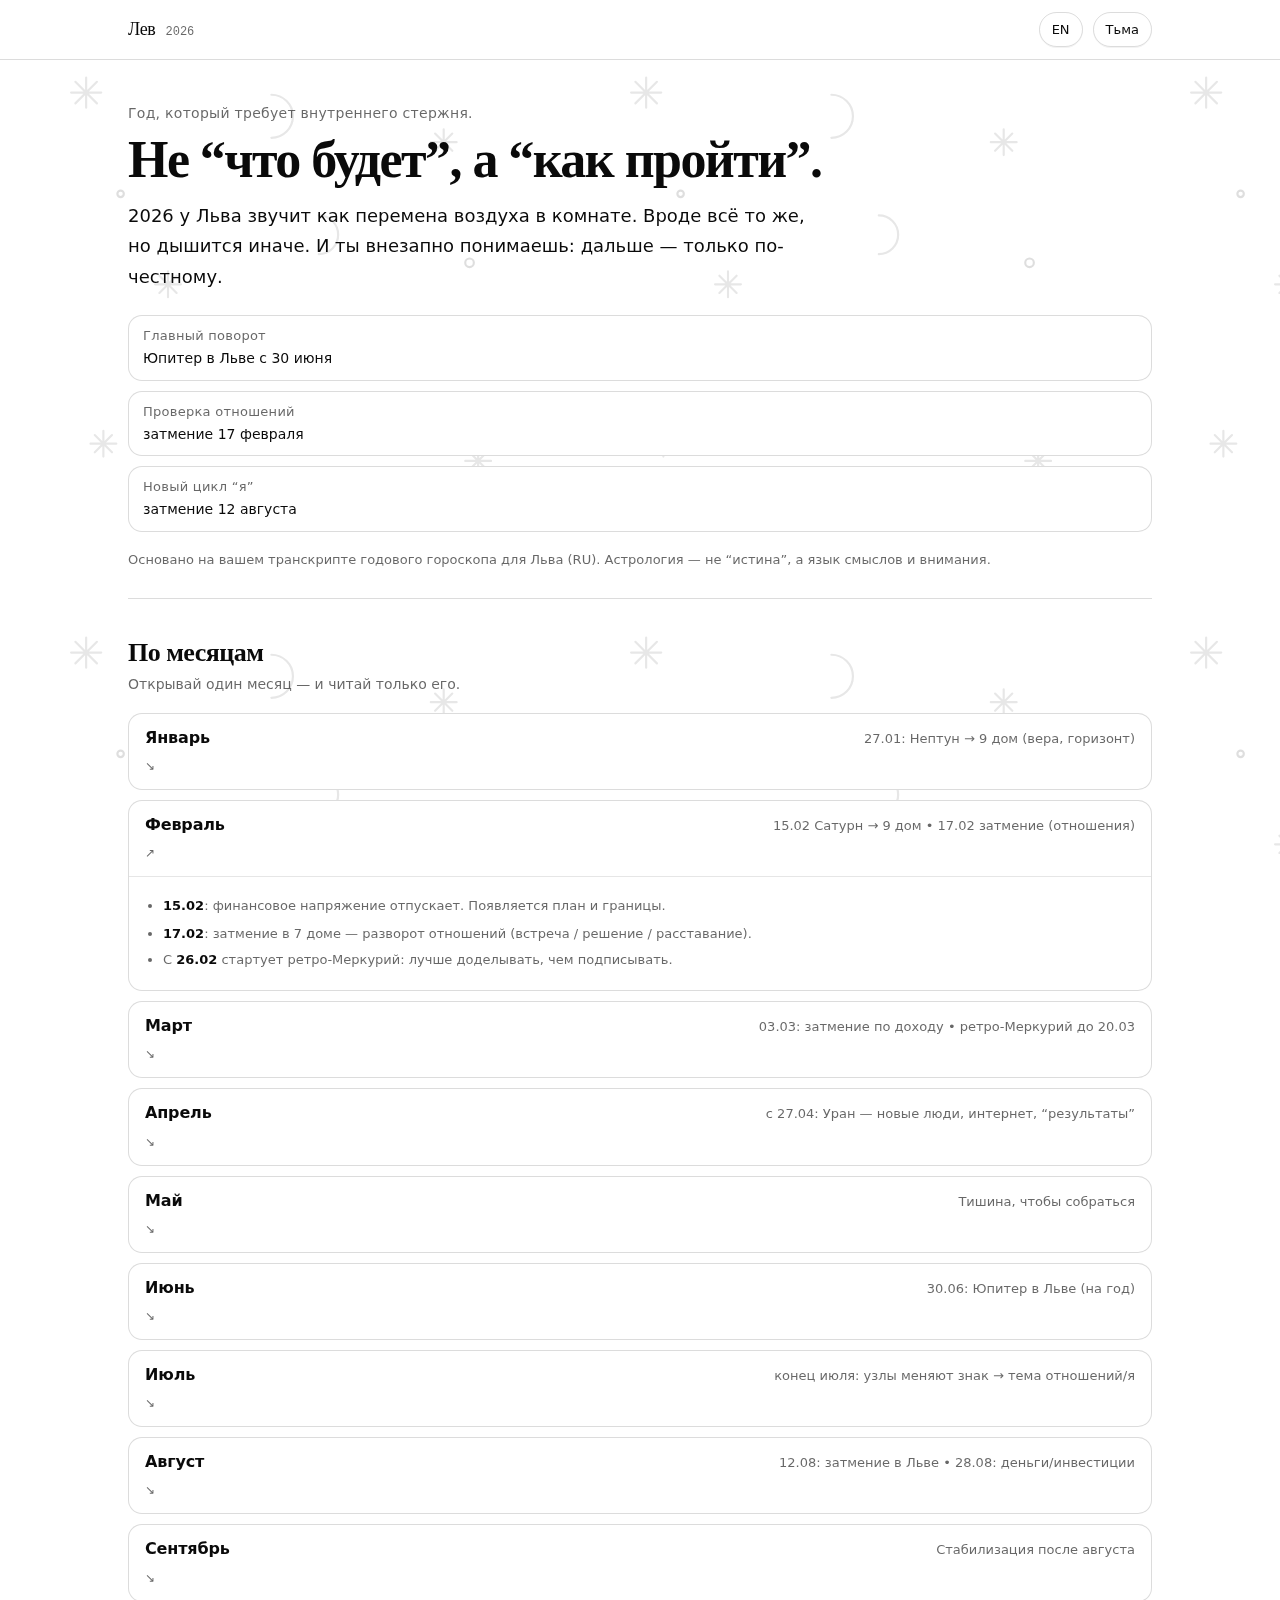
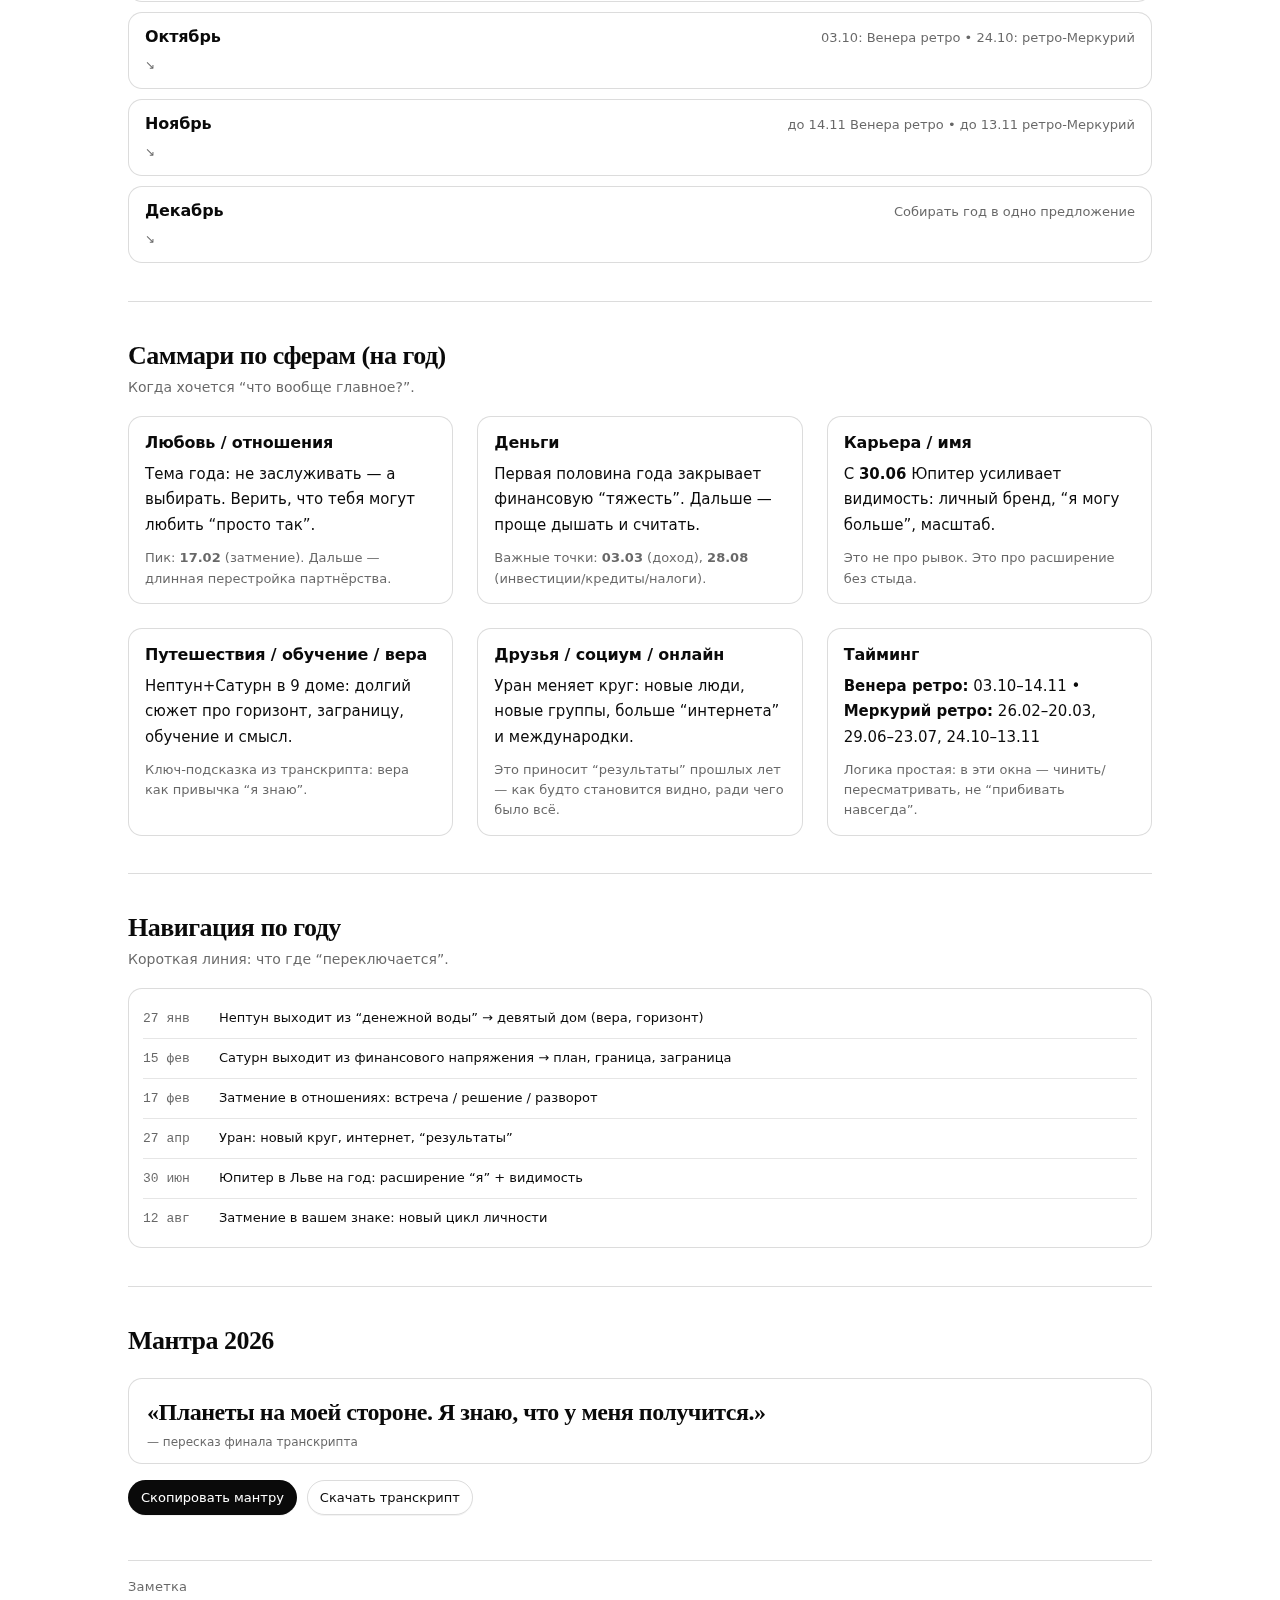
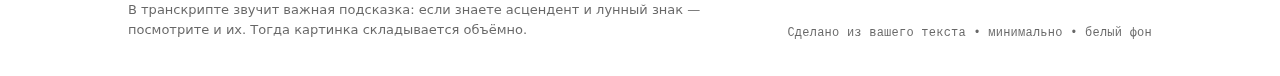
<file: docs/index.html>
<!doctype html>
<html lang="ru" data-lang="ru" data-theme="light">
  <head>
    <meta charset="utf-8" />
    <meta name="viewport" content="width=device-width, initial-scale=1" />
    <meta name="color-scheme" content="light dark" />
    <title>Лев • 2026 — годовой гороскоп (лендинг)</title>
    <meta
      name="description"
      content="Минималистичный лендинг по транскрипту годового гороскопа для Льва на 2026: главная линия года, ключевые даты и спокойная навигация."
    />
    <link rel="stylesheet" href="./styles.css" />
  </head>
  <body>
    <a class="skip-link" href="#content">Skip to content</a>
    <header class="topbar">
      <div class="topbar__inner">
        <div class="brand">
          <div class="brand__title">
            <span class="lang lang-ru">Лев</span>
            <span class="lang lang-en" aria-hidden="true">Leo</span>
          </div>
          <div class="brand__meta">2026</div>
        </div>

        <div class="controls">
          <button class="button button--ghost" id="langToggle" type="button">
            <span class="lang lang-ru">EN</span>
            <span class="lang lang-en" aria-hidden="true">RU</span>
          </button>
          <button class="button button--ghost" id="themeToggle" type="button">Тема</button>
        </div>
      </div>
    </header>

    <main id="content" class="page">
      <section class="hero hero--full">
        <div class="hero__inner">
          <div class="hero__grid">
            <div class="hero__left">
            <p class="kicker lang lang-ru">Год, который требует внутреннего стержня.</p>
            <p class="kicker lang lang-en" aria-hidden="true">A year that asks for your inner spine.</p>

            <h1 class="title">
              <span class="lang lang-ru">Не “что будет”, а “как пройти”.</span>
              <span class="lang lang-en" aria-hidden="true">Not “what will happen”, but “how to walk through it”.</span>
            </h1>

            <p class="lead">
              <span class="lang lang-ru">
                2026 у Льва звучит как перемена воздуха в комнате. Вроде всё то же, но дышится иначе. И ты
                внезапно понимаешь: дальше — только по-честному.
              </span>
              <span class="lang lang-en" aria-hidden="true">
                2026 for Leo feels like the air in the room has changed. Everything looks the same, but you
                breathe differently. And you realize: from here on, it’s honesty or nothing.
              </span>
            </p>

            <div class="hero__chips">
              <div class="chip">
                <div class="chip__label">
                  <span class="lang lang-ru">Главный поворот</span>
                  <span class="lang lang-en" aria-hidden="true">Main pivot</span>
                </div>
                <div class="chip__value">
                  <span class="lang lang-ru">Юпитер в Льве с 30 июня</span>
                  <span class="lang lang-en" aria-hidden="true">Jupiter enters Leo on Jun 30</span>
                </div>
              </div>
              <div class="chip">
                <div class="chip__label">
                  <span class="lang lang-ru">Проверка отношений</span>
                  <span class="lang lang-en" aria-hidden="true">Relationship test</span>
                </div>
                <div class="chip__value">
                  <span class="lang lang-ru">затмение 17 февраля</span>
                  <span class="lang lang-en" aria-hidden="true">eclipse on Feb 17</span>
                </div>
              </div>
              <div class="chip">
                <div class="chip__label">
                  <span class="lang lang-ru">Новый цикл “я”</span>
                  <span class="lang lang-en" aria-hidden="true">New “self” cycle</span>
                </div>
                <div class="chip__value">
                  <span class="lang lang-ru">затмение 12 августа</span>
                  <span class="lang lang-en" aria-hidden="true">eclipse on Aug 12</span>
                </div>
              </div>
            </div>

            <p class="fineprint">
              <span class="lang lang-ru">
                Основано на вашем транскрипте годового гороскопа для Льва (RU). Астрология — не
                “истина”, а язык смыслов и внимания.
              </span>
              <span class="lang lang-en" aria-hidden="true">
                Based on your RU transcript for Leo 2026. Astrology isn’t “truth” — it’s a language for
                meaning and attention.
              </span>
            </p>
            </div>
          </div>
        </div>
      </section>

      <section class="section">
        <div class="section__head">
          <h2 class="h2">
            <span class="lang lang-ru">По месяцам</span>
            <span class="lang lang-en" aria-hidden="true">Month by month</span>
          </h2>
          <p class="subtitle">
            <span class="lang lang-ru">Открывай один месяц — и читай только его.</span>
            <span class="lang lang-en" aria-hidden="true">Open one month — read only that.</span>
          </p>
        </div>

        <div class="accordion" id="months">
          <details class="acc" data-acc="month" data-key="jan">
            <summary class="acc__summary">
              <span class="acc__title">
                <span class="lang lang-ru">Январь</span>
                <span class="lang lang-en" aria-hidden="true">January</span>
              </span>
              <span class="acc__meta">
                <span class="lang lang-ru">27.01: Нептун → 9 дом (вера, горизонт)</span>
                <span class="lang lang-en" aria-hidden="true">Jan 27: Neptune → 9th house (faith, horizons)</span>
              </span>
            </summary>
            <div class="acc__content">
              <ul class="bullets">
                <li>
                  <span class="lang lang-ru">С денег уходит “туман”. Вдох легче. Появляется идея “куда я иду”.</span>
                  <span class="lang lang-en" aria-hidden="true">The “fog” lifts off money themes. Breath gets easier. Direction appears.</span>
                </li>
                <li class="dense-only">
                  <span class="lang lang-ru">Хорошо начинать то, что расширяет: обучение, язык, дальние планы.</span>
                  <span class="lang lang-en" aria-hidden="true">Good month to start expansion: study, language, long-range plans.</span>
                </li>
              </ul>
            </div>
          </details>

          <details class="acc" data-acc="month" data-key="feb">
            <summary class="acc__summary">
              <span class="acc__title">
                <span class="lang lang-ru">Февраль</span>
                <span class="lang lang-en" aria-hidden="true">February</span>
              </span>
              <span class="acc__meta">
                <span class="lang lang-ru">15.02 Сатурн → 9 дом • 17.02 затмение (отношения)</span>
                <span class="lang lang-en" aria-hidden="true">Feb 15 Saturn → 9th • Feb 17 eclipse (relationships)</span>
              </span>
            </summary>
            <div class="acc__content">
              <ul class="bullets">
                <li>
                  <span class="lang lang-ru"><strong>15.02</strong>: финансовое напряжение отпускает. Появляется план и границы.</span>
                  <span class="lang lang-en" aria-hidden="true"><strong>Feb 15</strong>: financial pressure eases. Plans and boundaries show up.</span>
                </li>
                <li>
                  <span class="lang lang-ru"><strong>17.02</strong>: затмение в 7 доме — разворот отношений (встреча / решение / расставание).</span>
                  <span class="lang lang-en" aria-hidden="true"><strong>Feb 17</strong>: 7th-house eclipse — relationship pivot (meeting / decision / breakup).</span>
                </li>
                <li class="dense-only">
                  <span class="lang lang-ru">С <strong>26.02</strong> стартует ретро-Меркурий: лучше доделывать, чем подписывать.</span>
                  <span class="lang lang-en" aria-hidden="true">From <strong>Feb 26</strong> Mercury retro begins: better to finish than sign.</span>
                </li>
              </ul>
            </div>
          </details>

          <details class="acc" data-acc="month" data-key="mar">
            <summary class="acc__summary">
              <span class="acc__title">
                <span class="lang lang-ru">Март</span>
                <span class="lang lang-en" aria-hidden="true">March</span>
              </span>
              <span class="acc__meta">
                <span class="lang lang-ru">03.03: затмение по доходу • ретро-Меркурий до 20.03</span>
                <span class="lang lang-en" aria-hidden="true">Mar 03: income eclipse • Mercury retro until Mar 20</span>
              </span>
            </summary>
            <div class="acc__content">
              <ul class="bullets">
                <li>
                  <span class="lang lang-ru"><strong>03.03</strong>: деньги/источник дохода могут поменяться. Сценарий “новая схема”.</span>
                  <span class="lang lang-en" aria-hidden="true"><strong>Mar 03</strong>: income/source may shift. A “new model” scenario.</span>
                </li>
                <li class="dense-only">
                  <span class="lang lang-ru">Пока Меркурий ретро — меньше “новых стартов”, больше ревизии и переделок.</span>
                  <span class="lang lang-en" aria-hidden="true">While Mercury is retro: fewer “new starts”, more review and rewrites.</span>
                </li>
              </ul>
            </div>
          </details>

          <details class="acc" data-acc="month" data-key="apr">
            <summary class="acc__summary">
              <span class="acc__title">
                <span class="lang lang-ru">Апрель</span>
                <span class="lang lang-en" aria-hidden="true">April</span>
              </span>
              <span class="acc__meta">
                <span class="lang lang-ru">с 27.04: Уран — новые люди, интернет, “результаты”</span>
                <span class="lang lang-en" aria-hidden="true">from Apr 27: Uranus — new people, internet, “results”</span>
              </span>
            </summary>
            <div class="acc__content">
              <ul class="bullets">
                <li>
                  <span class="lang lang-ru">Перемены в окружении. Могут прийти “свои” — другие, свежие, неожиданные.</span>
                  <span class="lang lang-en" aria-hidden="true">Your circle reshuffles. “Your people” can arrive — fresh, unexpected.</span>
                </li>
                <li class="dense-only">
                  <span class="lang lang-ru">Тема онлайна/соцсетей/международки становится заметнее.</span>
                  <span class="lang lang-en" aria-hidden="true">Online/social/international themes become louder.</span>
                </li>
              </ul>
            </div>
          </details>

          <details class="acc" data-acc="month" data-key="may">
            <summary class="acc__summary">
              <span class="acc__title">
                <span class="lang lang-ru">Май</span>
                <span class="lang lang-en" aria-hidden="true">May</span>
              </span>
              <span class="acc__meta">
                <span class="lang lang-ru">Тишина, чтобы собраться</span>
                <span class="lang lang-en" aria-hidden="true">A quieter month to gather yourself</span>
              </span>
            </summary>
            <div class="acc__content">
              <ul class="bullets">
                <li>
                  <span class="lang lang-ru">Если хочется ясности — это месяц “настроить систему”: ритм, режим, договорённости.</span>
                  <span class="lang lang-en" aria-hidden="true">If you need clarity, May is for “system tuning”: rhythm, routine, agreements.</span>
                </li>
              </ul>
            </div>
          </details>

          <details class="acc" data-acc="month" data-key="jun">
            <summary class="acc__summary">
              <span class="acc__title">
                <span class="lang lang-ru">Июнь</span>
                <span class="lang lang-en" aria-hidden="true">June</span>
              </span>
              <span class="acc__meta">
                <span class="lang lang-ru">30.06: Юпитер в Льве (на год)</span>
                <span class="lang lang-en" aria-hidden="true">Jun 30: Jupiter enters Leo (for a year)</span>
              </span>
            </summary>
            <div class="acc__content">
              <ul class="bullets">
                <li>
                  <span class="lang lang-ru"><strong>30.06</strong>: включается расширение “я”: видимость, личный бренд, “можно больше”.</span>
                  <span class="lang lang-en" aria-hidden="true"><strong>Jun 30</strong>: “self” expands: visibility, personal brand, “more is possible”.</span>
                </li>
                <li class="dense-only">
                  <span class="lang lang-ru">С <strong>29.06</strong> по <strong>23.07</strong> ретро-Меркурий — планируй с запасом.</span>
                  <span class="lang lang-en" aria-hidden="true"><strong>Jun 29–Jul 23</strong> Mercury retro: schedule with slack.</span>
                </li>
              </ul>
            </div>
          </details>

          <details class="acc" data-acc="month" data-key="jul">
            <summary class="acc__summary">
              <span class="acc__title">
                <span class="lang lang-ru">Июль</span>
                <span class="lang lang-en" aria-hidden="true">July</span>
              </span>
              <span class="acc__meta">
                <span class="lang lang-ru">конец июля: узлы меняют знак → тема отношений/я</span>
                <span class="lang lang-en" aria-hidden="true">late July: nodes shift → self/relationship theme</span>
              </span>
            </summary>
            <div class="acc__content">
              <ul class="bullets">
                <li>
                  <span class="lang lang-ru">Фокус смещается с “денег как задачи” на “я и мои связи”.</span>
                  <span class="lang lang-en" aria-hidden="true">Focus shifts from “money as a task” to “me and my bonds”.</span>
                </li>
                <li class="dense-only">
                  <span class="lang lang-ru">Если что-то меняется в окружении — это не случайность, а настройка под новые цели.</span>
                  <span class="lang lang-en" aria-hidden="true">If your circle changes, it’s not random — it’s calibration for new goals.</span>
                </li>
              </ul>
            </div>
          </details>

          <details class="acc" data-acc="month" data-key="aug">
            <summary class="acc__summary">
              <span class="acc__title">
                <span class="lang lang-ru">Август</span>
                <span class="lang lang-en" aria-hidden="true">August</span>
              </span>
              <span class="acc__meta">
                <span class="lang lang-ru">12.08: затмение в Льве • 28.08: деньги/инвестиции</span>
                <span class="lang lang-en" aria-hidden="true">Aug 12: Leo eclipse • Aug 28: shared money</span>
              </span>
            </summary>
            <div class="acc__content">
              <ul class="bullets">
                <li>
                  <span class="lang lang-ru"><strong>12.08</strong>: старт нового личного цикла. “Я по-другому”.</span>
                  <span class="lang lang-en" aria-hidden="true"><strong>Aug 12</strong>: new personal cycle begins. “I’m different now.”</span>
                </li>
                <li>
                  <span class="lang lang-ru"><strong>28.08</strong>: финансы 8 дома (налоги/кредиты/инвестиции/чужие деньги) — решать спокойно.</span>
                  <span class="lang lang-en" aria-hidden="true"><strong>Aug 28</strong>: 8th-house money (tax/loans/investments/shared funds) — handle calmly.</span>
                </li>
              </ul>
            </div>
          </details>

          <details class="acc" data-acc="month" data-key="sep">
            <summary class="acc__summary">
              <span class="acc__title">
                <span class="lang lang-ru">Сентябрь</span>
                <span class="lang lang-en" aria-hidden="true">September</span>
              </span>
              <span class="acc__meta">
                <span class="lang lang-ru">Стабилизация после августа</span>
                <span class="lang lang-en" aria-hidden="true">Stabilization after August</span>
              </span>
            </summary>
            <div class="acc__content">
              <ul class="bullets">
                <li>
                  <span class="lang lang-ru">Месяц “закрепить”: новый стиль жизни, новые договорённости, новая роль.</span>
                  <span class="lang lang-en" aria-hidden="true">A “lock it in” month: routines, agreements, roles.</span>
                </li>
              </ul>
            </div>
          </details>

          <details class="acc" data-acc="month" data-key="oct">
            <summary class="acc__summary">
              <span class="acc__title">
                <span class="lang lang-ru">Октябрь</span>
                <span class="lang lang-en" aria-hidden="true">October</span>
              </span>
              <span class="acc__meta">
                <span class="lang lang-ru">03.10: Венера ретро • 24.10: ретро-Меркурий</span>
                <span class="lang lang-en" aria-hidden="true">Oct 03: Venus retro • Oct 24: Mercury retro</span>
              </span>
            </summary>
            <div class="acc__content">
              <ul class="bullets">
                <li>
                  <span class="lang lang-ru"><strong>Венера ретро</strong>: пересмотр отношений и денег. Не спешить с “навсегда”.</span>
                  <span class="lang lang-en" aria-hidden="true"><strong>Venus retro</strong>: review love and money. Don’t rush “forever”.</span>
                </li>
                <li class="dense-only">
                  <span class="lang lang-ru"><strong>Ретро-Меркурий</strong> (с 24.10): документы и сделки — с двойной проверкой.</span>
                  <span class="lang lang-en" aria-hidden="true"><strong>Mercury retro</strong> (from Oct 24): double-check documents and deals.</span>
                </li>
              </ul>
            </div>
          </details>

          <details class="acc" data-acc="month" data-key="nov">
            <summary class="acc__summary">
              <span class="acc__title">
                <span class="lang lang-ru">Ноябрь</span>
                <span class="lang lang-en" aria-hidden="true">November</span>
              </span>
              <span class="acc__meta">
                <span class="lang lang-ru">до 14.11 Венера ретро • до 13.11 ретро-Меркурий</span>
                <span class="lang lang-en" aria-hidden="true">Venus retro until Nov 14 • Mercury retro until Nov 13</span>
              </span>
            </summary>
            <div class="acc__content">
              <ul class="bullets">
                <li>
                  <span class="lang lang-ru">Закрывать хвосты, возвращать долги, перепрошивать договорённости.</span>
                  <span class="lang lang-en" aria-hidden="true">Close loops, settle debts, rewire agreements.</span>
                </li>
              </ul>
            </div>
          </details>

          <details class="acc" data-acc="month" data-key="dec">
            <summary class="acc__summary">
              <span class="acc__title">
                <span class="lang lang-ru">Декабрь</span>
                <span class="lang lang-en" aria-hidden="true">December</span>
              </span>
              <span class="acc__meta">
                <span class="lang lang-ru">Собирать год в одно предложение</span>
                <span class="lang lang-en" aria-hidden="true">Compress the year into one sentence</span>
              </span>
            </summary>
            <div class="acc__content">
              <ul class="bullets">
                <li>
                  <span class="lang lang-ru">Декабрь — не про скорость. Он про смысл: что ты забираешь с собой дальше.</span>
                  <span class="lang lang-en" aria-hidden="true">December isn’t about speed. It’s about meaning: what you carry forward.</span>
                </li>
              </ul>
            </div>
          </details>
        </div>
      </section>

      <section class="section">
        <div class="section__head">
          <h2 class="h2">
            <span class="lang lang-ru">Саммари по сферам (на год)</span>
            <span class="lang lang-en" aria-hidden="true">Year summary by area</span>
          </h2>
          <p class="subtitle">
            <span class="lang lang-ru">Когда хочется “что вообще главное?”.</span>
            <span class="lang lang-en" aria-hidden="true">For when you ask: “what’s the main point?”</span>
          </p>
        </div>

        <div class="cards">
          <article class="card">
            <h3 class="h3">
              <span class="lang lang-ru">Любовь / отношения</span>
              <span class="lang lang-en" aria-hidden="true">Love / relationships</span>
            </h3>
            <p class="p">
              <span class="lang lang-ru">Тема года: не заслуживать — а выбирать. Верить, что тебя могут любить “просто так”.</span>
              <span class="lang lang-en" aria-hidden="true">Theme: stop earning love — start choosing. Believe you can be loved “as is”.</span>
            </p>
            <p class="p dense-only">
              <span class="lang lang-ru">Пик: <strong>17.02</strong> (затмение). Дальше — длинная перестройка партнёрства.</span>
              <span class="lang lang-en" aria-hidden="true">Peak: <strong>Feb 17</strong> (eclipse). Then a long partnership rebuild.</span>
            </p>
          </article>

          <article class="card">
            <h3 class="h3">
              <span class="lang lang-ru">Деньги</span>
              <span class="lang lang-en" aria-hidden="true">Money</span>
            </h3>
            <p class="p">
              <span class="lang lang-ru">Первая половина года закрывает финансовую “тяжесть”. Дальше — проще дышать и считать.</span>
              <span class="lang lang-en" aria-hidden="true">The first half closes a heavy money phase. After that, breathing and budgeting get easier.</span>
            </p>
            <p class="p dense-only">
              <span class="lang lang-ru">Важные точки: <strong>03.03</strong> (доход), <strong>28.08</strong> (инвестиции/кредиты/налоги).</span>
              <span class="lang lang-en" aria-hidden="true">Key points: <strong>Mar 03</strong> (income), <strong>Aug 28</strong> (loans/taxes/investments).</span>
            </p>
          </article>

          <article class="card">
            <h3 class="h3">
              <span class="lang lang-ru">Карьера / имя</span>
              <span class="lang lang-en" aria-hidden="true">Career / name</span>
            </h3>
            <p class="p">
              <span class="lang lang-ru">С <strong>30.06</strong> Юпитер усиливает видимость: личный бренд, “я могу больше”, масштаб.</span>
              <span class="lang lang-en" aria-hidden="true">From <strong>Jun 30</strong> Jupiter boosts visibility: brand, scale, “I can do more”.</span>
            </p>
            <p class="p dense-only">
              <span class="lang lang-ru">Это не про рывок. Это про расширение без стыда.</span>
              <span class="lang lang-en" aria-hidden="true">Not a sprint. Expansion without shame.</span>
            </p>
          </article>

          <article class="card">
            <h3 class="h3">
              <span class="lang lang-ru">Путешествия / обучение / вера</span>
              <span class="lang lang-en" aria-hidden="true">Travel / study / faith</span>
            </h3>
            <p class="p">
              <span class="lang lang-ru">Нептун+Сатурн в 9 доме: долгий сюжет про горизонт, заграницу, обучение и смысл.</span>
              <span class="lang lang-en" aria-hidden="true">Neptune + Saturn in the 9th: long arc of horizons, abroad, study, meaning.</span>
            </p>
            <p class="p dense-only">
              <span class="lang lang-ru">Ключ-подсказка из транскрипта: вера как привычка “я знаю”.</span>
              <span class="lang lang-en" aria-hidden="true">Transcript hint: faith as the habit of “I know”.</span>
            </p>
          </article>

          <article class="card">
            <h3 class="h3">
              <span class="lang lang-ru">Друзья / социум / онлайн</span>
              <span class="lang lang-en" aria-hidden="true">Friends / community / online</span>
            </h3>
            <p class="p">
              <span class="lang lang-ru">Уран меняет круг: новые люди, новые группы, больше “интернета” и международки.</span>
              <span class="lang lang-en" aria-hidden="true">Uranus reshuffles your circle: new groups, more online + international.</span>
            </p>
            <p class="p dense-only">
              <span class="lang lang-ru">Это приносит “результаты” прошлых лет — как будто становится видно, ради чего было всё.</span>
              <span class="lang lang-en" aria-hidden="true">It can deliver past-years “results” — you see what it was all for.</span>
            </p>
          </article>

          <article class="card">
            <h3 class="h3">
              <span class="lang lang-ru">Тайминг</span>
              <span class="lang lang-en" aria-hidden="true">Timing</span>
            </h3>
            <p class="p">
              <span class="lang lang-ru"><strong>Венера ретро:</strong> 03.10–14.11 • <strong>Меркурий ретро:</strong> 26.02–20.03, 29.06–23.07, 24.10–13.11</span>
              <span class="lang lang-en" aria-hidden="true"><strong>Venus retro:</strong> Oct 03–Nov 14 • <strong>Mercury retro:</strong> Feb 26–Mar 20, Jun 29–Jul 23, Oct 24–Nov 13</span>
            </p>
            <p class="p dense-only">
              <span class="lang lang-ru">Логика простая: в эти окна — чинить/пересматривать, не “прибивать навсегда”.</span>
              <span class="lang lang-en" aria-hidden="true">Rule: in these windows — revise/fix; avoid “forever” decisions.</span>
            </p>
          </article>
        </div>
      </section>

      <section class="section">
        <div class="section__head">
          <h2 class="h2">
            <span class="lang lang-ru">Навигация по году</span>
            <span class="lang lang-en" aria-hidden="true">Year navigation</span>
          </h2>
          <p class="subtitle">
            <span class="lang lang-ru">Короткая линия: что где “переключается”.</span>
            <span class="lang lang-en" aria-hidden="true">A short line of what “switches” where.</span>
          </p>
        </div>

        <div class="panel">
          <ol class="timeline">
            <li class="timeline__item">
              <div class="timeline__date">
                <span class="lang lang-ru">27 янв</span>
                <span class="lang lang-en" aria-hidden="true">Jan 27</span>
              </div>
              <div class="timeline__text">
                <span class="lang lang-ru">Нептун выходит из “денежной воды” → девятый дом (вера, горизонт)</span>
                <span class="lang lang-en" aria-hidden="true">Neptune shifts from money fog → 9th house (faith, horizons)</span>
              </div>
            </li>
            <li class="timeline__item">
              <div class="timeline__date">
                <span class="lang lang-ru">15 фев</span>
                <span class="lang lang-en" aria-hidden="true">Feb 15</span>
              </div>
              <div class="timeline__text">
                <span class="lang lang-ru">Сатурн выходит из финансового напряжения → план, граница, заграница</span>
                <span class="lang lang-en" aria-hidden="true">Saturn exits financial pressure → plan, boundaries, abroad</span>
              </div>
            </li>
            <li class="timeline__item">
              <div class="timeline__date">
                <span class="lang lang-ru">17 фев</span>
                <span class="lang lang-en" aria-hidden="true">Feb 17</span>
              </div>
              <div class="timeline__text">
                <span class="lang lang-ru">Затмение в отношениях: встреча / решение / разворот</span>
                <span class="lang lang-en" aria-hidden="true">Eclipse in relationships: meeting / decision / turn</span>
              </div>
            </li>
            <li class="timeline__item">
              <div class="timeline__date">
                <span class="lang lang-ru">27 апр</span>
                <span class="lang lang-en" aria-hidden="true">Apr 27</span>
              </div>
              <div class="timeline__text">
                <span class="lang lang-ru">Уран: новый круг, интернет, “результаты”</span>
                <span class="lang lang-en" aria-hidden="true">Uranus: new circle, internet, “results”</span>
              </div>
            </li>
            <li class="timeline__item">
              <div class="timeline__date">
                <span class="lang lang-ru">30 июн</span>
                <span class="lang lang-en" aria-hidden="true">Jun 30</span>
              </div>
              <div class="timeline__text">
                <span class="lang lang-ru">Юпитер в Льве на год: расширение “я” + видимость</span>
                <span class="lang lang-en" aria-hidden="true">Jupiter in Leo for a year: expansion of self + visibility</span>
              </div>
            </li>
            <li class="timeline__item">
              <div class="timeline__date">
                <span class="lang lang-ru">12 авг</span>
                <span class="lang lang-en" aria-hidden="true">Aug 12</span>
              </div>
              <div class="timeline__text">
                <span class="lang lang-ru">Затмение в вашем знаке: новый цикл личности</span>
                <span class="lang lang-en" aria-hidden="true">Eclipse in your sign: a new personal cycle</span>
              </div>
            </li>
          </ol>
        </div>
      </section>

      <section class="section section--closing">
        <div class="closing">
          <h2 class="h2">
            <span class="lang lang-ru">Мантра 2026</span>
            <span class="lang lang-en" aria-hidden="true">2026 mantra</span>
          </h2>
          <blockquote class="quote">
            <p class="quote__p">
              <span class="lang lang-ru">«Планеты на моей стороне. Я знаю, что у меня получится.»</span>
              <span class="lang lang-en" aria-hidden="true">“The planets are on my side. I know I’ll make it work.”</span>
            </p>
            <footer class="quote__f">
              <span class="lang lang-ru">— пересказ финала транскрипта</span>
              <span class="lang lang-en" aria-hidden="true">— adapted from the transcript’s ending</span>
            </footer>
          </blockquote>

          <div class="closing__actions">
            <button class="button" id="copyMantra" type="button">
              <span class="lang lang-ru">Скопировать мантру</span>
              <span class="lang lang-en" aria-hidden="true">Copy mantra</span>
            </button>
            <a class="button button--ghost" href="./leo_year_transcript.txt" download>
              <span class="lang lang-ru">Скачать транскрипт</span>
              <span class="lang lang-en" aria-hidden="true">Download transcript</span>
            </a>
          </div>
        </div>
      </section>

      <footer class="footer">
        <div class="footer__grid">
          <div class="footer__left">
            <div class="footer__title">
              <span class="lang lang-ru">Заметка</span>
              <span class="lang lang-en" aria-hidden="true">Note</span>
            </div>
            <p class="footer__text">
              <span class="lang lang-ru">
                В транскрипте звучит важная подсказка: если знаете асцендент и лунный знак — посмотрите и их.
                Тогда картинка складывается объёмно.
              </span>
              <span class="lang lang-en" aria-hidden="true">
                The transcript suggests checking Ascendant + Moon sign too (if you know them) — the picture becomes 3D.
              </span>
            </p>
          </div>
          <div class="footer__right">
            <div class="footer__small">
              <span class="lang lang-ru">Сделано из вашего текста • минимально • белый фон</span>
              <span class="lang lang-en" aria-hidden="true">Built from your text • minimal • white background</span>
            </div>
          </div>
        </div>
      </footer>
    </main>

    <div class="toast" id="toast" role="status" aria-live="polite" aria-atomic="true"></div>
    <script src="./script.js"></script>
  </body>
</html>
</file>
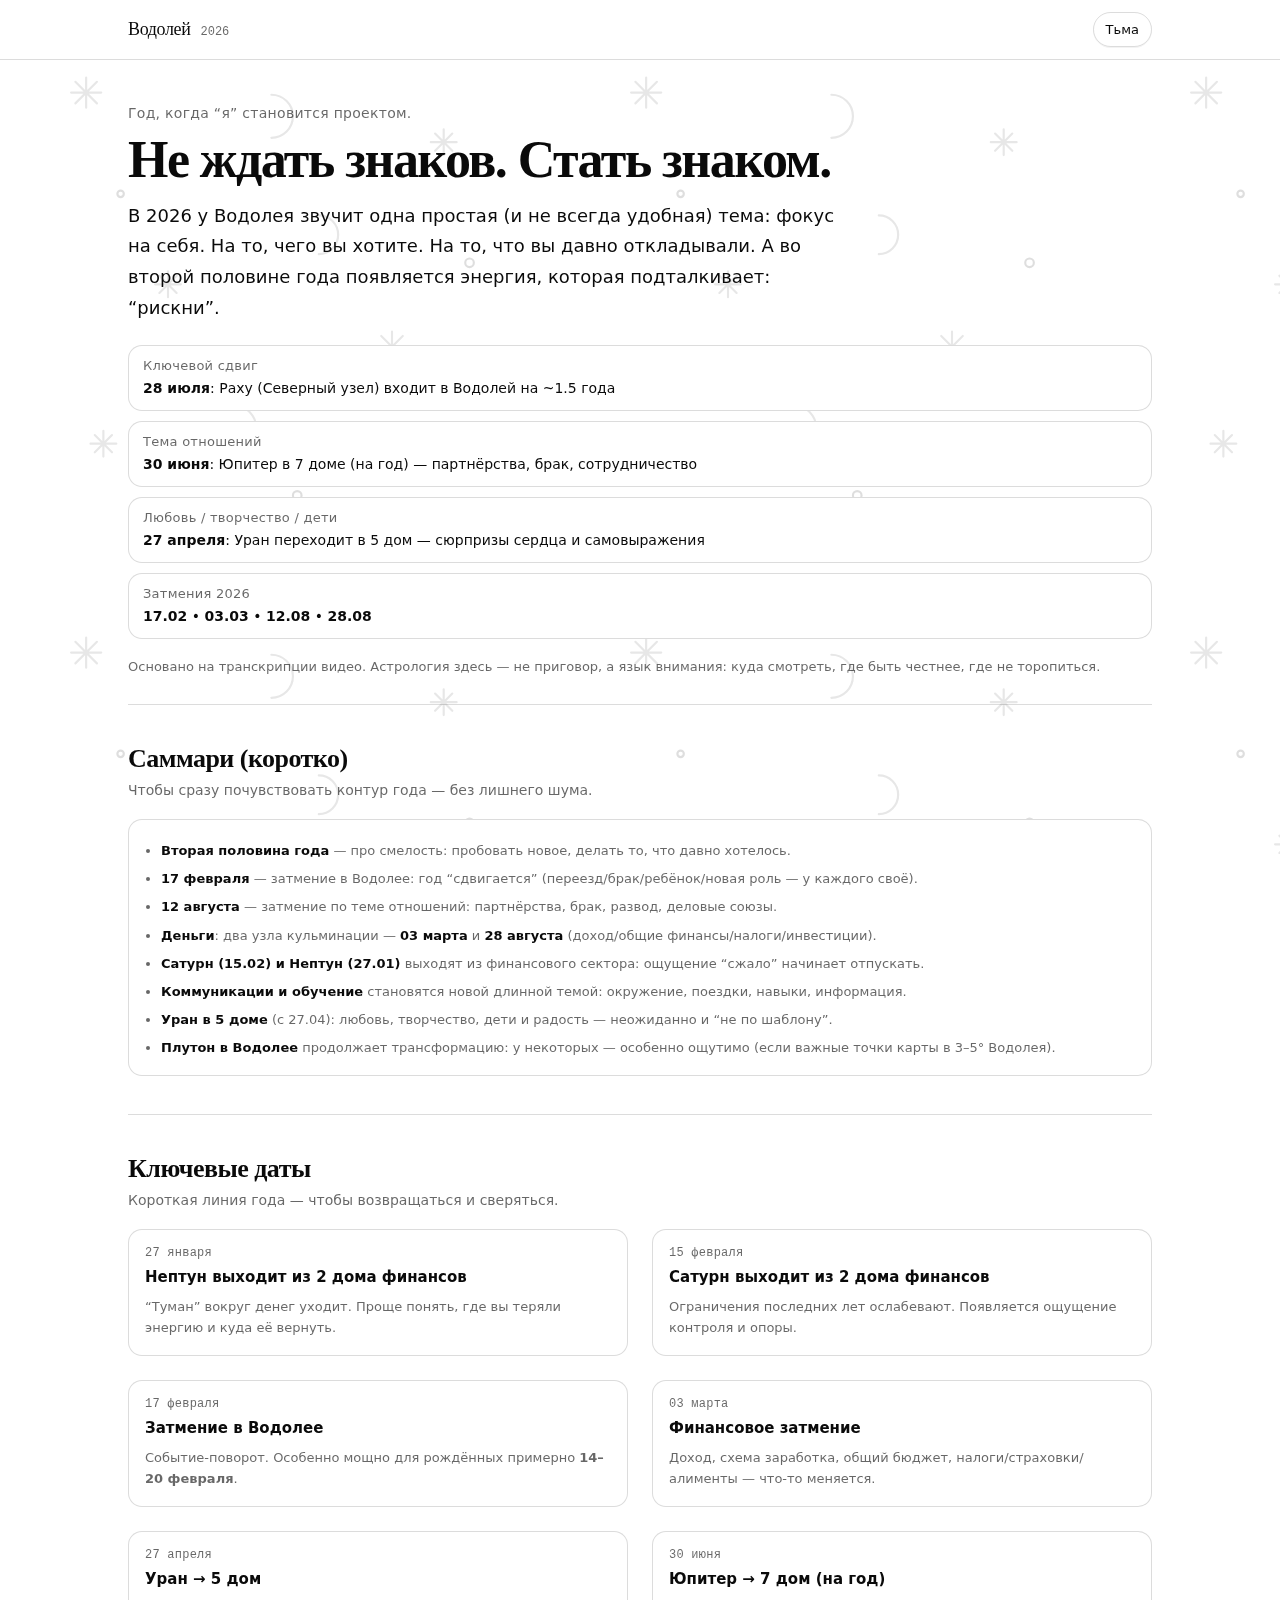
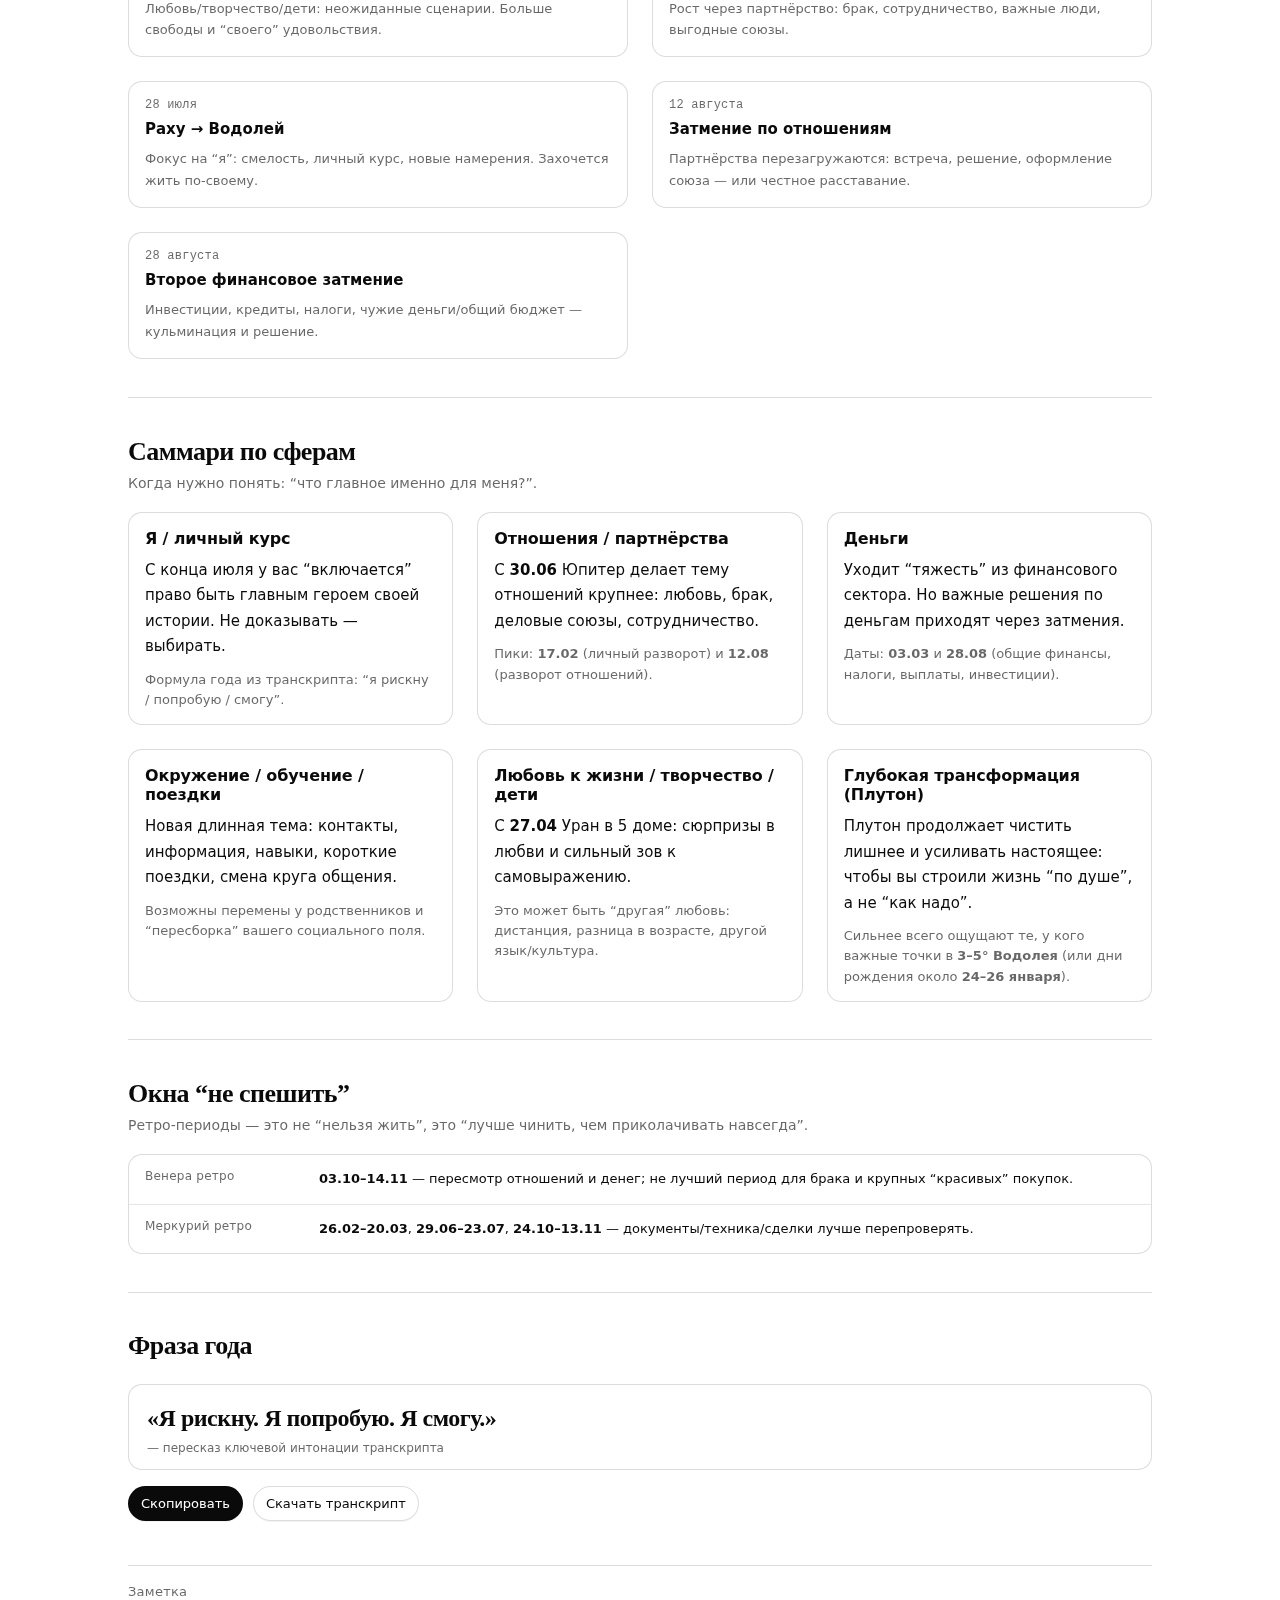
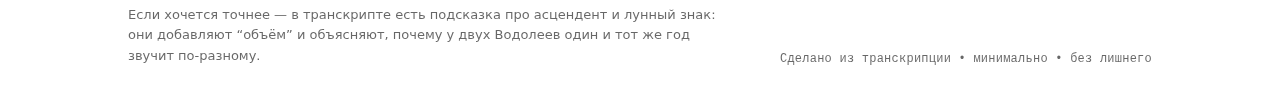
<file: docs/aquarius/index.html>
<!doctype html>
<html lang="ru" data-theme="light">
  <head>
    <meta charset="utf-8" />
    <meta name="viewport" content="width=device-width, initial-scale=1" />
    <meta name="color-scheme" content="light dark" />
    <title>Водолей • 2026 — саммари годового гороскопа</title>
    <meta
      name="description"
      content="Саммари ролика: гороскоп для Водолея на 2026. Ключевые даты, главная линия года и короткая навигация по темам — на основе транскрипции."
    />
    <link rel="stylesheet" href="./styles.css" />
  </head>
  <body>
    <a class="skip-link" href="#content">Перейти к содержимому</a>

    <header class="topbar">
      <div class="topbar__inner">
        <div class="brand">
          <div class="brand__title">Водолей</div>
          <div class="brand__meta">2026</div>
        </div>

        <div class="controls">
          <button class="button button--ghost" id="themeToggle" type="button">Тема</button>
        </div>
      </div>
    </header>

    <main id="content" class="page">
      <section class="hero hero--full">
        <div class="hero__inner">
          <div class="hero__grid">
            <div class="hero__left">
              <p class="kicker">Год, когда “я” становится проектом.</p>

              <h1 class="title">Не ждать знаков. Стать знаком.</h1>

              <p class="lead">
                В 2026 у Водолея звучит одна простая (и не всегда удобная) тема: фокус на себя. На то, чего вы
                хотите. На то, что вы давно откладывали. А во второй половине года появляется энергия, которая
                подталкивает: “рискни”.
              </p>

              <div class="hero__chips">
                <div class="chip">
                  <div class="chip__label">Ключевой сдвиг</div>
                  <div class="chip__value"><strong>28 июля</strong>: Раху (Северный узел) входит в Водолей на ~1.5 года</div>
                </div>
                <div class="chip">
                  <div class="chip__label">Тема отношений</div>
                  <div class="chip__value"><strong>30 июня</strong>: Юпитер в 7 доме (на год) — партнёрства, брак, сотрудничество</div>
                </div>
                <div class="chip">
                  <div class="chip__label">Любовь / творчество / дети</div>
                  <div class="chip__value"><strong>27 апреля</strong>: Уран переходит в 5 дом — сюрпризы сердца и самовыражения</div>
                </div>
                <div class="chip">
                  <div class="chip__label">Затмения 2026</div>
                  <div class="chip__value"><strong>17.02</strong> • <strong>03.03</strong> • <strong>12.08</strong> • <strong>28.08</strong></div>
                </div>
              </div>

              <p class="fineprint">
                Основано на транскрипции видео. Астрология здесь — не приговор, а язык внимания: куда смотреть,
                где быть честнее, где не торопиться.
              </p>
            </div>
          </div>
        </div>
      </section>

      <section class="section">
        <div class="section__head">
          <h2 class="h2">Саммари (коротко)</h2>
          <p class="subtitle">Чтобы сразу почувствовать контур года — без лишнего шума.</p>
        </div>

        <div class="panel">
          <ul class="bullets">
            <li><strong>Вторая половина года</strong> — про смелость: пробовать новое, делать то, что давно хотелось.</li>
            <li><strong>17 февраля</strong> — затмение в Водолее: год “сдвигается” (переезд/брак/ребёнок/новая роль — у каждого своё).</li>
            <li><strong>12 августа</strong> — затмение по теме отношений: партнёрства, брак, развод, деловые союзы.</li>
            <li><strong>Деньги</strong>: два узла кульминации — <strong>03 марта</strong> и <strong>28 августа</strong> (доход/общие финансы/налоги/инвестиции).</li>
            <li><strong>Сатурн (15.02) и Нептун (27.01)</strong> выходят из финансового сектора: ощущение “сжало” начинает отпускать.</li>
            <li><strong>Коммуникации и обучение</strong> становятся новой длинной темой: окружение, поездки, навыки, информация.</li>
            <li><strong>Уран в 5 доме</strong> (с 27.04): любовь, творчество, дети и радость — неожиданно и “не по шаблону”.</li>
            <li><strong>Плутон в Водолее</strong> продолжает трансформацию: у некоторых — особенно ощутимо (если важные точки карты в 3–5° Водолея).</li>
          </ul>
        </div>
      </section>

      <section class="section">
        <div class="section__head">
          <h2 class="h2">Ключевые даты</h2>
          <p class="subtitle">Короткая линия года — чтобы возвращаться и сверяться.</p>
        </div>

        <div class="grid2">
          <article class="datecard">
            <div class="datecard__date">27 января</div>
            <div class="datecard__title">Нептун выходит из 2 дома финансов</div>
            <div class="datecard__text">“Туман” вокруг денег уходит. Проще понять, где вы теряли энергию и куда её вернуть.</div>
          </article>

          <article class="datecard">
            <div class="datecard__date">15 февраля</div>
            <div class="datecard__title">Сатурн выходит из 2 дома финансов</div>
            <div class="datecard__text">Ограничения последних лет ослабевают. Появляется ощущение контроля и опоры.</div>
          </article>

          <article class="datecard">
            <div class="datecard__date">17 февраля</div>
            <div class="datecard__title">Затмение в Водолее</div>
            <div class="datecard__text">Событие-поворот. Особенно мощно для рождённых примерно <strong>14–20 февраля</strong>.</div>
          </article>

          <article class="datecard">
            <div class="datecard__date">03 марта</div>
            <div class="datecard__title">Финансовое затмение</div>
            <div class="datecard__text">Доход, схема заработка, общий бюджет, налоги/страховки/алименты — что-то меняется.</div>
          </article>

          <article class="datecard">
            <div class="datecard__date">27 апреля</div>
            <div class="datecard__title">Уран → 5 дом</div>
            <div class="datecard__text">Любовь/творчество/дети: неожиданные сценарии. Больше свободы и “своего” удовольствия.</div>
          </article>

          <article class="datecard">
            <div class="datecard__date">30 июня</div>
            <div class="datecard__title">Юпитер → 7 дом (на год)</div>
            <div class="datecard__text">Рост через партнёрство: брак, сотрудничество, важные люди, выгодные союзы.</div>
          </article>

          <article class="datecard">
            <div class="datecard__date">28 июля</div>
            <div class="datecard__title">Раху → Водолей</div>
            <div class="datecard__text">Фокус на “я”: смелость, личный курс, новые намерения. Захочется жить по-своему.</div>
          </article>

          <article class="datecard">
            <div class="datecard__date">12 августа</div>
            <div class="datecard__title">Затмение по отношениям</div>
            <div class="datecard__text">Партнёрства перезагружаются: встреча, решение, оформление союза — или честное расставание.</div>
          </article>

          <article class="datecard">
            <div class="datecard__date">28 августа</div>
            <div class="datecard__title">Второе финансовое затмение</div>
            <div class="datecard__text">Инвестиции, кредиты, налоги, чужие деньги/общий бюджет — кульминация и решение.</div>
          </article>
        </div>
      </section>

      <section class="section">
        <div class="section__head">
          <h2 class="h2">Саммари по сферам</h2>
          <p class="subtitle">Когда нужно понять: “что главное именно для меня?”.</p>
        </div>

        <div class="cards">
          <article class="card">
            <h3 class="h3">Я / личный курс</h3>
            <p class="p">С конца июля у вас “включается” право быть главным героем своей истории. Не доказывать — выбирать.</p>
            <p class="p dense-only">Формула года из транскрипта: “я рискну / попробую / смогу”.</p>
          </article>

          <article class="card">
            <h3 class="h3">Отношения / партнёрства</h3>
            <p class="p">С <strong>30.06</strong> Юпитер делает тему отношений крупнее: любовь, брак, деловые союзы, сотрудничество.</p>
            <p class="p dense-only">Пики: <strong>17.02</strong> (личный разворот) и <strong>12.08</strong> (разворот отношений).</p>
          </article>

          <article class="card">
            <h3 class="h3">Деньги</h3>
            <p class="p">Уходит “тяжесть” из финансового сектора. Но важные решения по деньгам приходят через затмения.</p>
            <p class="p dense-only">Даты: <strong>03.03</strong> и <strong>28.08</strong> (общие финансы, налоги, выплаты, инвестиции).</p>
          </article>

          <article class="card">
            <h3 class="h3">Окружение / обучение / поездки</h3>
            <p class="p">Новая длинная тема: контакты, информация, навыки, короткие поездки, смена круга общения.</p>
            <p class="p dense-only">Возможны перемены у родственников и “пересборка” вашего социального поля.</p>
          </article>

          <article class="card">
            <h3 class="h3">Любовь к жизни / творчество / дети</h3>
            <p class="p">С <strong>27.04</strong> Уран в 5 доме: сюрпризы в любви и сильный зов к самовыражению.</p>
            <p class="p dense-only">Это может быть “другая” любовь: дистанция, разница в возрасте, другой язык/культура.</p>
          </article>

          <article class="card">
            <h3 class="h3">Глубокая трансформация (Плутон)</h3>
            <p class="p">Плутон продолжает чистить лишнее и усиливать настоящее: чтобы вы строили жизнь “по душе”, а не “как надо”.</p>
            <p class="p dense-only">Сильнее всего ощущают те, у кого важные точки в <strong>3–5° Водолея</strong> (или дни рождения около <strong>24–26 января</strong>).</p>
          </article>
        </div>
      </section>

      <section class="section">
        <div class="section__head">
          <h2 class="h2">Окна “не спешить”</h2>
          <p class="subtitle">Ретро-периоды — это не “нельзя жить”, это “лучше чинить, чем приколачивать навсегда”.</p>
        </div>

        <div class="list">
          <div class="row">
            <div class="row__k">Венера ретро</div>
            <div class="row__v"><strong>03.10–14.11</strong> — пересмотр отношений и денег; не лучший период для брака и крупных “красивых” покупок.</div>
          </div>
          <div class="row">
            <div class="row__k">Меркурий ретро</div>
            <div class="row__v"><strong>26.02–20.03</strong>, <strong>29.06–23.07</strong>, <strong>24.10–13.11</strong> — документы/техника/сделки лучше перепроверять.</div>
          </div>
        </div>
      </section>

      <section class="section section--closing">
        <div class="closing">
          <h2 class="h2">Фраза года</h2>

          <blockquote class="quote">
            <p class="quote__p">«Я рискну. Я попробую. Я смогу.»</p>
            <footer class="quote__f">— пересказ ключевой интонации транскрипта</footer>
          </blockquote>

          <div class="closing__actions">
            <button class="button" id="copyMantra" type="button">Скопировать</button>
            <a class="button button--ghost" href="./aquarius_year_transcript.txt" download>Скачать транскрипт</a>
          </div>
        </div>
      </section>

      <footer class="footer">
        <div class="footer__grid">
          <div class="footer__left">
            <div class="footer__title">Заметка</div>
            <p class="footer__text">
              Если хочется точнее — в транскрипте есть подсказка про асцендент и лунный знак: они добавляют
              “объём” и объясняют, почему у двух Водолеев один и тот же год звучит по-разному.
            </p>
          </div>
          <div class="footer__right">
            <div class="footer__small">Сделано из транскрипции • минимально • без лишнего</div>
          </div>
        </div>
      </footer>
    </main>

    <div class="toast" id="toast" role="status" aria-live="polite" aria-atomic="true"></div>
    <script src="./script.js"></script>
  </body>
</html>
</file>
<file: docs/styles.css>
:root{
  --bg: #ffffff;
  --surface: #ffffff;
  --ink: #0a0a0a;
  --muted: rgba(10,10,10,.62);
  --faint: rgba(10,10,10,.10);
  --hairline: rgba(10,10,10,.14);
  --focus: rgba(10,10,10,.28);
  --topbar-bg: rgba(255,255,255,.80);

  --radius: 14px;
  --radius-sm: 10px;

  --max: 1080px;
  --pad: clamp(16px, 3.2vw, 28px);
  --gap: clamp(14px, 2.2vw, 24px);
  --gap-lg: clamp(18px, 3vw, 32px);

  --serif: ui-serif, "New York", "Iowan Old Style", "Palatino", "Times New Roman", serif;
  --sans: ui-sans-serif, system-ui, -apple-system, "Segoe UI", Roboto, Helvetica, Arial, "Apple Color Emoji", "Segoe UI Emoji";
  --mono: ui-monospace, SFMono-Regular, Menlo, Monaco, Consolas, "Liberation Mono", "Courier New", monospace;

  --shadow: 0 1px 0 rgba(10,10,10,.05);

  --stars: url("data:image/svg+xml,%3Csvg%20xmlns%3D%27http%3A//www.w3.org/2000/svg%27%20width%3D%27260%27%20height%3D%27260%27%20viewBox%3D%270%200%20260%20260%27%3E%3Cg%20fill%3D%27none%27%20stroke%3D%27%230a0a0a%27%20stroke-opacity%3D%270.20%27%20stroke-width%3D%271%27%20stroke-linecap%3D%27round%27%20stroke-linejoin%3D%27round%27%3E%3Cpath%20d%3D%27M40%2036%20V50%20M33%2043%20H47%20M35%2038%20L45%2048%20M45%2038%20L35%2048%27/%3E%3Cpath%20d%3D%27M206%2060%20V72%20M200%2066%20H212%20M202%2062%20L210%2070%20M210%2062%20L202%2070%27/%3E%3Cpath%20d%3D%27M78%20126%20V138%20M72%20132%20H84%20M74%20128%20L82%20136%20M82%20128%20L74%20136%27/%3E%3Cpath%20d%3D%27M182%20154%20V168%20M175%20161%20H189%20M177%20156%20L187%20166%20M187%20156%20L177%20166%27/%3E%3Cpath%20d%3D%27M48%20200%20V212%20M42%20206%20H54%20M44%20202%20L52%20210%20M52%20202%20L44%20210%27/%3E%3Cpath%20d%3D%27M222%20208%20V220%20M216%20214%20H228%20M218%20210%20L226%20218%20M226%20210%20L218%20218%27/%3E%3Cpath%20d%3D%27M126%2044%20a10%2010%200%201%201%200%2020%20a7%207%200%201%200%200%20-20%27/%3E%3Cpath%20d%3D%27M148%20100%20a9%209%200%201%201%200%2018%20a6%206%200%201%200%200%20-18%27/%3E%3Cpath%20d%3D%27M108%20188%20a11%2011%200%201%201%200%2022%20a8%208%200%201%200%200%20-22%27/%3E%3Ccircle%20cx%3D%27218%27%20cy%3D%27122%27%20r%3D%272%27%20stroke-opacity%3D%270.28%27/%3E%3Ccircle%20cx%3D%2756%27%20cy%3D%2790%27%20r%3D%271.5%27%20stroke-opacity%3D%270.28%27/%3E%3Ccircle%20cx%3D%27138%27%20cy%3D%27230%27%20r%3D%272%27%20stroke-opacity%3D%270.28%27/%3E%3C/g%3E%3C/svg%3E");
}

*{ box-sizing: border-box; }
html, body{ height: 100%; }
body{
  margin: 0;
  background: var(--bg);
  color: var(--ink);
  font-family: var(--sans);
  font-size: 16px;
  -webkit-font-smoothing: antialiased;
  text-rendering: optimizeLegibility;
  isolation: isolate;
}

html[data-theme="dark"]{
  --bg: #0b0c0f;
  --surface: rgba(255,255,255,.04);
  --ink: rgba(255,255,255,.92);
  --muted: rgba(255,255,255,.66);
  --faint: rgba(255,255,255,.08);
  --hairline: rgba(255,255,255,.14);
  --focus: rgba(255,255,255,.28);
  --topbar-bg: rgba(11,12,15,.78);
  --shadow: 0 1px 0 rgba(0,0,0,.35);

  --stars: url("data:image/svg+xml,%3Csvg%20xmlns%3D%27http%3A//www.w3.org/2000/svg%27%20width%3D%27260%27%20height%3D%27260%27%20viewBox%3D%270%200%20260%20260%27%3E%3Cg%20fill%3D%27none%27%20stroke%3D%27%23ffffff%27%20stroke-opacity%3D%270.16%27%20stroke-width%3D%271%27%20stroke-linecap%3D%27round%27%20stroke-linejoin%3D%27round%27%3E%3Cpath%20d%3D%27M40%2036%20V50%20M33%2043%20H47%20M35%2038%20L45%2048%20M45%2038%20L35%2048%27/%3E%3Cpath%20d%3D%27M206%2060%20V72%20M200%2066%20H212%20M202%2062%20L210%2070%20M210%2062%20L202%2070%27/%3E%3Cpath%20d%3D%27M78%20126%20V138%20M72%20132%20H84%20M74%20128%20L82%20136%20M82%20128%20L74%20136%27/%3E%3Cpath%20d%3D%27M182%20154%20V168%20M175%20161%20H189%20M177%20156%20L187%20166%20M187%20156%20L177%20166%27/%3E%3Cpath%20d%3D%27M48%20200%20V212%20M42%20206%20H54%20M44%20202%20L52%20210%20M52%20202%20L44%20210%27/%3E%3Cpath%20d%3D%27M222%20208%20V220%20M216%20214%20H228%20M218%20210%20L226%20218%20M226%20210%20L218%20218%27/%3E%3Cpath%20d%3D%27M126%2044%20a10%2010%200%201%201%200%2020%20a7%207%200%201%200%200%20-20%27/%3E%3Cpath%20d%3D%27M148%20100%20a9%209%200%201%201%200%2018%20a6%206%200%201%200%200%20-18%27/%3E%3Cpath%20d%3D%27M108%20188%20a11%2011%200%201%201%200%2022%20a8%208%200%201%200%200%20-22%27/%3E%3Ccircle%20cx%3D%27218%27%20cy%3D%27122%27%20r%3D%272%27%20stroke-opacity%3D%270.22%27/%3E%3Ccircle%20cx%3D%2756%27%20cy%3D%2790%27%20r%3D%271.5%27%20stroke-opacity%3D%270.22%27/%3E%3Ccircle%20cx%3D%27138%27%20cy%3D%27230%27%20r%3D%272%27%20stroke-opacity%3D%270.22%27/%3E%3C/g%3E%3C/svg%3E");
}

body::before{
  content: "";
  position: fixed;
  inset: 0;
  pointer-events: none;
  background-image: var(--stars);
  background-repeat: repeat;
  background-size: 560px 560px;
  opacity: .48;
  mix-blend-mode: normal;
  filter: blur(.25px);
  z-index: 0;
}
html[data-theme="dark"] body::before{
  opacity: .56;
  mix-blend-mode: normal;
}

/* Keep content above background texture */
.page{ position: relative; z-index: 1; }
.toast{ z-index: 120; }

/* Language toggles */
html[data-lang="ru"] .lang-en{ display: none !important; }
html[data-lang="en"] .lang-ru{ display: none !important; }

.skip-link{
  position: absolute;
  left: -999px;
  top: 12px;
  z-index: 99;
  padding: 10px 12px;
  background: var(--ink);
  color: var(--bg);
  border-radius: 10px;
  text-decoration: none;
}
.skip-link:focus{ left: 12px; outline: none; }

.topbar{
  position: sticky;
  top: 0;
  z-index: 50;
  background: var(--topbar-bg);
  backdrop-filter: blur(10px);
  border-bottom: 1px solid var(--hairline);
}
.topbar__inner{
  max-width: var(--max);
  margin: 0 auto;
  padding: 12px var(--pad);
  display: flex;
  align-items: center;
  justify-content: space-between;
  gap: var(--gap);
}
.brand{ display: flex; align-items: baseline; gap: 10px; }
.brand__title{
  font-family: var(--serif);
  letter-spacing: -.02em;
  font-size: 18px;
  line-height: 1;
}
.brand__meta{
  font-family: var(--mono);
  font-size: 12px;
  color: var(--muted);
}

.controls{ display: flex; gap: 10px; align-items: center; }
.button{
  appearance: none;
  border: 1px solid var(--hairline);
  background: var(--ink);
  color: var(--bg);
  padding: 10px 12px;
  border-radius: 999px;
  font: inherit;
  font-size: 13px;
  line-height: 1;
  cursor: pointer;
  transition: transform .08s ease, border-color .12s ease, background-color .12s ease;
  box-shadow: var(--shadow);
}
.button:active{ transform: translateY(1px); }
.button:focus-visible{
  outline: 2px solid var(--focus);
  outline-offset: 2px;
}
.button--ghost{
  background: transparent;
  color: var(--ink);
}
.button--ghost:hover{ border-color: rgba(10,10,10,.26); }

.page{
  max-width: var(--max);
  margin: 0 auto;
  padding: 0 var(--pad) var(--pad);
}

.hero{
  padding: calc(var(--pad) * 1.6) 0 var(--pad);
}
.hero--full{
  width: 100vw;
  margin-left: calc(50% - 50vw);
}
.hero__inner{
  max-width: var(--max);
  margin: 0 auto;
  padding: 0 var(--pad);
}
.hero__grid{
  display: grid;
  grid-template-columns: 1fr;
  gap: var(--gap-lg);
  align-items: start;
}

.kicker{
  margin: 0 0 12px;
  color: var(--muted);
  font-size: 14px;
  letter-spacing: .02em;
}
.title{
  margin: 0 0 14px;
  font-family: var(--serif);
  font-weight: 600;
  letter-spacing: -.03em;
  font-size: clamp(34px, 4.2vw, 52px);
  line-height: 1.04;
}
.lead{
  margin: 0 0 22px;
  max-width: 60ch;
  font-size: 18px;
  line-height: 1.7;
}

.hero__chips{
  display: grid;
  grid-template-columns: 1fr;
  gap: 10px;
  margin: 0 0 18px;
}
.chip{
  border: 1px solid var(--hairline);
  border-radius: var(--radius);
  padding: 12px 14px;
  background: var(--surface);
}
.chip__label{
  color: var(--muted);
  font-size: 13px;
  letter-spacing: .02em;
  margin-bottom: 6px;
}
.chip__value{
  font-size: 14px;
  line-height: 1.35;
}

.fineprint{
  margin: 0;
  color: var(--muted);
  font-size: 13px;
  line-height: 1.5;
}

.panel{
  border: 1px solid var(--hairline);
  border-radius: var(--radius);
  padding: 14px 14px 10px;
  background: var(--surface);
}
.panel__title{
  font-size: 13px;
  letter-spacing: .02em;
  color: var(--muted);
  margin-bottom: 10px;
}
.timeline{
  margin: 0;
  padding: 0;
  list-style: none;
}
.timeline__item{
  display: grid;
  grid-template-columns: 64px 1fr;
  gap: 12px;
  padding: 10px 0;
  border-top: 1px solid var(--faint);
}
.timeline__item:first-child{ border-top: none; padding-top: 6px; }
.timeline__date{
  font-family: var(--mono);
  font-size: 13px;
  color: var(--muted);
  padding-top: 2px;
}
.timeline__text{
  font-size: 13px;
  line-height: 1.45;
}

.section{
  padding: calc(var(--pad) * 1.35) 0;
  border-top: 1px solid var(--hairline);
}
.section__head{
  margin-bottom: 18px;
}
.h2{
  margin: 0 0 6px;
  font-family: var(--serif);
  letter-spacing: -.02em;
  font-weight: 600;
  font-size: 26px;
  line-height: 1.2;
}
.subtitle{
  margin: 0;
  color: var(--muted);
  font-size: 14px;
  line-height: 1.5;
}

.cards{
  display: grid;
  grid-template-columns: repeat(3, 1fr);
  gap: var(--gap);
}

.steps{
  margin: 0;
  padding: 0;
  list-style: none;
  border: 1px solid var(--hairline);
  border-radius: var(--radius);
  background: var(--surface);
  overflow: hidden;
}
.steps__item{
  padding: 14px 16px;
  border-top: 1px solid var(--faint);
  font-size: 13.5px;
  line-height: 1.65;
}
.steps__item:first-child{ border-top: none; }
.steps__item strong{ font-weight: 650; }

.accordion{
  display: grid;
  gap: 10px;
}
.acc{
  border: 1px solid var(--hairline);
  border-radius: var(--radius);
  background: var(--surface);
  overflow: hidden;
}
.acc__summary{
  list-style: none;
  cursor: pointer;
  padding: 14px 16px;
  display: grid;
  grid-template-columns: 1fr auto;
  gap: 12px;
  align-items: baseline;
  user-select: none;
}
.acc__summary::-webkit-details-marker{ display: none; }
.acc__summary::marker{ content: ""; }
.acc__summary::after{
  content: "↘";
  color: var(--muted);
  font-family: var(--mono);
  font-size: 12px;
  transform: translateY(-1px);
}
.acc[open] .acc__summary::after{ content: "↗"; }
.acc__title{
  font-weight: 650;
  letter-spacing: -.01em;
}
.acc__meta{
  color: var(--muted);
  font-size: 13px;
  line-height: 1.4;
  text-align: right;
}
.acc__content{
  border-top: 1px solid var(--faint);
  padding: 12px 16px 14px;
}
.bullets{
  margin: 0;
  padding-left: 18px;
  color: var(--muted);
  font-size: 13px;
  line-height: 1.65;
}
.bullets li{ margin: 6px 0; }
.bullets strong{ color: var(--ink); }
.card{
  border: 1px solid var(--hairline);
  border-radius: var(--radius);
  background: var(--surface);
  padding: 16px 16px 14px;
}
.h3{
  margin: 0 0 10px;
  font-size: 16px;
  font-weight: 600;
  letter-spacing: -.01em;
}
.p{
  margin: 0 0 10px;
  color: var(--ink);
  font-size: 15px;
  line-height: 1.7;
}
.p:last-child{ margin-bottom: 0; }
.dense-only{
  color: var(--muted);
  font-size: 13px;
  line-height: 1.55;
}

.grid2{
  display: grid;
  grid-template-columns: repeat(2, 1fr);
  gap: var(--gap);
}
.datecard{
  border: 1px solid var(--hairline);
  border-radius: var(--radius);
  background: var(--surface);
  padding: 16px;
}
.datecard__date{
  font-family: var(--mono);
  color: var(--muted);
  font-size: 12px;
  letter-spacing: .02em;
}
.datecard__title{
  margin-top: 8px;
  font-weight: 600;
  font-size: 15px;
}
.datecard__text{
  margin-top: 10px;
  color: var(--muted);
  font-size: 13px;
  line-height: 1.65;
}

.list{
  border: 1px solid var(--hairline);
  border-radius: var(--radius);
  background: var(--surface);
  overflow: hidden;
}
.row{
  display: grid;
  grid-template-columns: 160px 1fr;
  gap: 14px;
  padding: 14px 16px;
  border-top: 1px solid var(--faint);
}
.row:first-child{ border-top: none; }
.row__k{
  color: var(--muted);
  font-size: 12px;
  letter-spacing: .02em;
}
.row__v{
  font-size: 13px;
  line-height: 1.55;
}

.section--closing{
  padding-bottom: calc(var(--pad) * 1.6);
}
.closing{
  display: grid;
  gap: 16px;
}
.quote{
  margin: 0;
  padding: 18px 18px 14px;
  border: 1px solid var(--hairline);
  border-radius: var(--radius);
  background: var(--surface);
}
.quote__p{
  margin: 0 0 8px;
  font-family: var(--serif);
  font-weight: 600;
  letter-spacing: -.02em;
  font-size: clamp(18px, 2vw, 24px);
  line-height: 1.25;
}
.quote__f{
  margin: 0;
  color: var(--muted);
  font-size: 12px;
}
.closing__actions{
  display: flex;
  flex-wrap: wrap;
  gap: 10px;
}
.closing__actions a.button{
  display: inline-flex;
  align-items: center;
  justify-content: center;
  text-decoration: none;
}

.footer{
  border-top: 1px solid var(--hairline);
  padding: 18px 0 8px;
  color: var(--muted);
}
.footer__grid{
  display: grid;
  grid-template-columns: 1fr auto;
  gap: var(--gap);
  align-items: end;
}
.footer__title{
  font-size: 13px;
  letter-spacing: .02em;
  margin-bottom: 6px;
}
.footer__text{
  margin: 0;
  font-size: 13px;
  line-height: 1.55;
  max-width: 72ch;
}
.footer__small{
  font-family: var(--mono);
  font-size: 12px;
  letter-spacing: .02em;
}

.toast{
  position: fixed;
  bottom: 16px;
  left: 50%;
  transform: translateX(-50%);
  padding: 10px 12px;
  background: rgba(10,10,10,.92);
  color: #fff;
  border-radius: 999px;
  font-size: 12px;
  letter-spacing: .01em;
  opacity: 0;
  pointer-events: none;
  transition: opacity .18s ease;
}
.toast.is-visible{ opacity: 1; }

@media (max-width: 940px){
  .hero__grid{ grid-template-columns: 1fr; }
  .cards{ grid-template-columns: 1fr; }
  .grid2{ grid-template-columns: 1fr; }
  .footer__grid{ grid-template-columns: 1fr; }
  .acc__summary{ grid-template-columns: 1fr; }
  .acc__meta{ text-align: left; }
}

@media print{
  .topbar, .skip-link, .toast, .closing__actions{ display: none !important; }
  body{ color: #000; }
  .section{ break-inside: avoid; }
  .panel, .card, .datecard, .list, .quote, .chip{ box-shadow: none; }
}
</file>
<file: docs/aquarius/styles.css>
:root{
  --bg: #ffffff;
  --surface: #ffffff;
  --ink: #0a0a0a;
  --muted: rgba(10,10,10,.62);
  --faint: rgba(10,10,10,.10);
  --hairline: rgba(10,10,10,.14);
  --focus: rgba(10,10,10,.28);
  --topbar-bg: rgba(255,255,255,.80);

  --radius: 14px;
  --radius-sm: 10px;

  --max: 1080px;
  --pad: clamp(16px, 3.2vw, 28px);
  --gap: clamp(14px, 2.2vw, 24px);
  --gap-lg: clamp(18px, 3vw, 32px);

  --serif: ui-serif, "New York", "Iowan Old Style", "Palatino", "Times New Roman", serif;
  --sans: ui-sans-serif, system-ui, -apple-system, "Segoe UI", Roboto, Helvetica, Arial, "Apple Color Emoji", "Segoe UI Emoji";
  --mono: ui-monospace, SFMono-Regular, Menlo, Monaco, Consolas, "Liberation Mono", "Courier New", monospace;

  --shadow: 0 1px 0 rgba(10,10,10,.05);

  --stars: url("data:image/svg+xml,%3Csvg%20xmlns%3D%27http%3A//www.w3.org/2000/svg%27%20width%3D%27260%27%20height%3D%27260%27%20viewBox%3D%270%200%20260%20260%27%3E%3Cg%20fill%3D%27none%27%20stroke%3D%27%230a0a0a%27%20stroke-opacity%3D%270.20%27%20stroke-width%3D%271%27%20stroke-linecap%3D%27round%27%20stroke-linejoin%3D%27round%27%3E%3Cpath%20d%3D%27M40%2036%20V50%20M33%2043%20H47%20M35%2038%20L45%2048%20M45%2038%20L35%2048%27/%3E%3Cpath%20d%3D%27M206%2060%20V72%20M200%2066%20H212%20M202%2062%20L210%2070%20M210%2062%20L202%2070%27/%3E%3Cpath%20d%3D%27M78%20126%20V138%20M72%20132%20H84%20M74%20128%20L82%20136%20M82%20128%20L74%20136%27/%3E%3Cpath%20d%3D%27M182%20154%20V168%20M175%20161%20H189%20M177%20156%20L187%20166%20M187%20156%20L177%20166%27/%3E%3Cpath%20d%3D%27M48%20200%20V212%20M42%20206%20H54%20M44%20202%20L52%20210%20M52%20202%20L44%20210%27/%3E%3Cpath%20d%3D%27M222%20208%20V220%20M216%20214%20H228%20M218%20210%20L226%20218%20M226%20210%20L218%20218%27/%3E%3Cpath%20d%3D%27M126%2044%20a10%2010%200%201%201%200%2020%20a7%207%200%201%200%200%20-20%27/%3E%3Cpath%20d%3D%27M148%20100%20a9%209%200%201%201%200%2018%20a6%206%200%201%200%200%20-18%27/%3E%3Cpath%20d%3D%27M108%20188%20a11%2011%200%201%201%200%2022%20a8%208%200%201%200%200%20-22%27/%3E%3Ccircle%20cx%3D%27218%27%20cy%3D%27122%27%20r%3D%272%27%20stroke-opacity%3D%270.28%27/%3E%3Ccircle%20cx%3D%2756%27%20cy%3D%2790%27%20r%3D%271.5%27%20stroke-opacity%3D%270.28%27/%3E%3Ccircle%20cx%3D%27138%27%20cy%3D%27230%27%20r%3D%272%27%20stroke-opacity%3D%270.28%27/%3E%3C/g%3E%3C/svg%3E");
}

*{ box-sizing: border-box; }
html, body{ height: 100%; }
body{
  margin: 0;
  background: var(--bg);
  color: var(--ink);
  font-family: var(--sans);
  font-size: 16px;
  -webkit-font-smoothing: antialiased;
  text-rendering: optimizeLegibility;
  isolation: isolate;
}

html[data-theme="dark"]{
  --bg: #0b0c0f;
  --surface: rgba(255,255,255,.04);
  --ink: rgba(255,255,255,.92);
  --muted: rgba(255,255,255,.66);
  --faint: rgba(255,255,255,.08);
  --hairline: rgba(255,255,255,.14);
  --focus: rgba(255,255,255,.28);
  --topbar-bg: rgba(11,12,15,.78);
  --shadow: 0 1px 0 rgba(0,0,0,.35);

  --stars: url("data:image/svg+xml,%3Csvg%20xmlns%3D%27http%3A//www.w3.org/2000/svg%27%20width%3D%27260%27%20height%3D%27260%27%20viewBox%3D%270%200%20260%20260%27%3E%3Cg%20fill%3D%27none%27%20stroke%3D%27%23ffffff%27%20stroke-opacity%3D%270.16%27%20stroke-width%3D%271%27%20stroke-linecap%3D%27round%27%20stroke-linejoin%3D%27round%27%3E%3Cpath%20d%3D%27M40%2036%20V50%20M33%2043%20H47%20M35%2038%20L45%2048%20M45%2038%20L35%2048%27/%3E%3Cpath%20d%3D%27M206%2060%20V72%20M200%2066%20H212%20M202%2062%20L210%2070%20M210%2062%20L202%2070%27/%3E%3Cpath%20d%3D%27M78%20126%20V138%20M72%20132%20H84%20M74%20128%20L82%20136%20M82%20128%20L74%20136%27/%3E%3Cpath%20d%3D%27M182%20154%20V168%20M175%20161%20H189%20M177%20156%20L187%20166%20M187%20156%20L177%20166%27/%3E%3Cpath%20d%3D%27M48%20200%20V212%20M42%20206%20H54%20M44%20202%20L52%20210%20M52%20202%20L44%20210%27/%3E%3Cpath%20d%3D%27M222%20208%20V220%20M216%20214%20H228%20M218%20210%20L226%20218%20M226%20210%20L218%20218%27/%3E%3Cpath%20d%3D%27M126%2044%20a10%2010%200%201%201%200%2020%20a7%207%200%201%200%200%20-20%27/%3E%3Cpath%20d%3D%27M148%20100%20a9%209%200%201%201%200%2018%20a6%206%200%201%200%200%20-18%27/%3E%3Cpath%20d%3D%27M108%20188%20a11%2011%200%201%201%200%2022%20a8%208%200%201%200%200%20-22%27/%3E%3Ccircle%20cx%3D%27218%27%20cy%3D%27122%27%20r%3D%272%27%20stroke-opacity%3D%270.22%27/%3E%3Ccircle%20cx%3D%2756%27%20cy%3D%2790%27%20r%3D%271.5%27%20stroke-opacity%3D%270.22%27/%3E%3Ccircle%20cx%3D%27138%27%20cy%3D%27230%27%20r%3D%272%27%20stroke-opacity%3D%270.22%27/%3E%3C/g%3E%3C/svg%3E");
}

body::before{
  content: "";
  position: fixed;
  inset: 0;
  pointer-events: none;
  background-image: var(--stars);
  background-repeat: repeat;
  background-size: 560px 560px;
  opacity: .48;
  mix-blend-mode: normal;
  filter: blur(.25px);
  z-index: 0;
}
html[data-theme="dark"] body::before{
  opacity: .56;
  mix-blend-mode: normal;
}

.page{ position: relative; z-index: 1; }
.toast{ z-index: 120; }

.skip-link{
  position: absolute;
  left: -999px;
  top: 12px;
  z-index: 99;
  padding: 10px 12px;
  background: var(--ink);
  color: var(--bg);
  border-radius: 10px;
  text-decoration: none;
}
.skip-link:focus{ left: 12px; outline: none; }

.topbar{
  position: sticky;
  top: 0;
  z-index: 50;
  background: var(--topbar-bg);
  backdrop-filter: blur(10px);
  border-bottom: 1px solid var(--hairline);
}
.topbar__inner{
  max-width: var(--max);
  margin: 0 auto;
  padding: 12px var(--pad);
  display: flex;
  align-items: center;
  justify-content: space-between;
  gap: var(--gap);
}
.brand{ display: flex; align-items: baseline; gap: 10px; }
.brand__title{
  font-family: var(--serif);
  letter-spacing: -.02em;
  font-size: 18px;
  line-height: 1;
}
.brand__meta{
  font-family: var(--mono);
  font-size: 12px;
  color: var(--muted);
}

.controls{ display: flex; gap: 10px; align-items: center; }
.button{
  border: 1px solid var(--hairline);
  background: var(--ink);
  color: var(--bg);
  padding: 10px 12px;
  border-radius: 999px;
  font: inherit;
  font-size: 13px;
  line-height: 1;
  cursor: pointer;
  transition: transform .08s ease, border-color .12s ease, background-color .12s ease;
  box-shadow: var(--shadow);
  text-decoration: none;
}
.button:active{ transform: translateY(1px); }
.button:focus-visible{
  outline: 2px solid var(--focus);
  outline-offset: 2px;
}
.button--ghost{
  background: transparent;
  color: var(--ink);
}
.button--ghost:hover{ border-color: rgba(10,10,10,.26); }

.page{
  max-width: var(--max);
  margin: 0 auto;
  padding: 0 var(--pad) var(--pad);
}

.hero{
  padding: calc(var(--pad) * 1.6) 0 var(--pad);
}
.hero--full{
  width: 100vw;
  margin-left: calc(50% - 50vw);
}
.hero__inner{
  max-width: var(--max);
  margin: 0 auto;
  padding: 0 var(--pad);
}
.hero__grid{
  display: grid;
  grid-template-columns: 1fr;
  gap: var(--gap-lg);
  align-items: start;
}

.kicker{
  margin: 0 0 12px;
  color: var(--muted);
  font-size: 14px;
  letter-spacing: .02em;
}
.title{
  margin: 0 0 14px;
  font-family: var(--serif);
  font-weight: 600;
  letter-spacing: -.03em;
  font-size: clamp(34px, 4.2vw, 52px);
  line-height: 1.04;
}
.lead{
  margin: 0 0 22px;
  max-width: 62ch;
  font-size: 18px;
  line-height: 1.7;
}

.hero__chips{
  display: grid;
  grid-template-columns: 1fr;
  gap: 10px;
  margin: 0 0 18px;
}
.chip{
  border: 1px solid var(--hairline);
  border-radius: var(--radius);
  padding: 12px 14px;
  background: var(--surface);
}
.chip__label{
  color: var(--muted);
  font-size: 13px;
  letter-spacing: .02em;
  margin-bottom: 6px;
}
.chip__value{
  font-size: 14px;
  line-height: 1.35;
}

.fineprint{
  margin: 0;
  color: var(--muted);
  font-size: 13px;
  line-height: 1.5;
}

.panel{
  border: 1px solid var(--hairline);
  border-radius: var(--radius);
  padding: 14px 14px 10px;
  background: var(--surface);
}

.section{
  padding: calc(var(--pad) * 1.35) 0;
  border-top: 1px solid var(--hairline);
}
.section__head{
  margin-bottom: 18px;
}
.h2{
  margin: 0 0 6px;
  font-family: var(--serif);
  letter-spacing: -.02em;
  font-weight: 600;
  font-size: 26px;
  line-height: 1.2;
}
.subtitle{
  margin: 0;
  color: var(--muted);
  font-size: 14px;
  line-height: 1.5;
}

.bullets{
  margin: 0;
  padding-left: 18px;
  color: var(--muted);
  font-size: 13px;
  line-height: 1.7;
}
.bullets li{ margin: 6px 0; }
.bullets strong{ color: var(--ink); }

.grid2{
  display: grid;
  grid-template-columns: repeat(2, 1fr);
  gap: var(--gap);
}
.datecard{
  border: 1px solid var(--hairline);
  border-radius: var(--radius);
  background: var(--surface);
  padding: 16px;
}
.datecard__date{
  font-family: var(--mono);
  color: var(--muted);
  font-size: 12px;
  letter-spacing: .02em;
}
.datecard__title{
  margin-top: 8px;
  font-weight: 600;
  font-size: 15px;
}
.datecard__text{
  margin-top: 10px;
  color: var(--muted);
  font-size: 13px;
  line-height: 1.65;
}

.cards{
  display: grid;
  grid-template-columns: repeat(3, 1fr);
  gap: var(--gap);
}
.card{
  border: 1px solid var(--hairline);
  border-radius: var(--radius);
  background: var(--surface);
  padding: 16px 16px 14px;
}
.h3{
  margin: 0 0 10px;
  font-size: 16px;
  font-weight: 600;
  letter-spacing: -.01em;
}
.p{
  margin: 0 0 10px;
  color: var(--ink);
  font-size: 15px;
  line-height: 1.7;
}
.p:last-child{ margin-bottom: 0; }
.dense-only{
  color: var(--muted);
  font-size: 13px;
  line-height: 1.55;
}

.list{
  border: 1px solid var(--hairline);
  border-radius: var(--radius);
  background: var(--surface);
  overflow: hidden;
}
.row{
  display: grid;
  grid-template-columns: 160px 1fr;
  gap: 14px;
  padding: 14px 16px;
  border-top: 1px solid var(--faint);
}
.row:first-child{ border-top: none; }
.row__k{
  color: var(--muted);
  font-size: 12px;
  letter-spacing: .02em;
}
.row__v{
  font-size: 13px;
  line-height: 1.55;
}

.section--closing{
  padding-bottom: calc(var(--pad) * 1.6);
}
.closing{
  display: grid;
  gap: 16px;
}
.quote{
  margin: 0;
  padding: 18px 18px 14px;
  border: 1px solid var(--hairline);
  border-radius: var(--radius);
  background: var(--surface);
}
.quote__p{
  margin: 0 0 8px;
  font-family: var(--serif);
  font-weight: 600;
  letter-spacing: -.02em;
  font-size: clamp(18px, 2vw, 24px);
  line-height: 1.25;
}
.quote__f{
  margin: 0;
  color: var(--muted);
  font-size: 12px;
}
.closing__actions{
  display: flex;
  flex-wrap: wrap;
  gap: 10px;
}
.closing__actions a.button{
  display: inline-flex;
  align-items: center;
  justify-content: center;
  text-decoration: none;
}

.footer{
  border-top: 1px solid var(--hairline);
  padding: 18px 0 8px;
  color: var(--muted);
}
.footer__grid{
  display: grid;
  grid-template-columns: 1fr auto;
  gap: var(--gap);
  align-items: end;
}
.footer__title{
  font-size: 13px;
  letter-spacing: .02em;
  margin-bottom: 6px;
}
.footer__text{
  margin: 0;
  font-size: 13px;
  line-height: 1.55;
  max-width: 72ch;
}
.footer__small{
  font-family: var(--mono);
  font-size: 12px;
  letter-spacing: .02em;
}

.toast{
  position: fixed;
  bottom: 16px;
  left: 50%;
  transform: translateX(-50%);
  padding: 10px 12px;
  background: rgba(10,10,10,.92);
  color: #fff;
  border-radius: 999px;
  font-size: 12px;
  letter-spacing: .01em;
  opacity: 0;
  pointer-events: none;
  transition: opacity .18s ease;
}
.toast.is-visible{ opacity: 1; }

@media (max-width: 940px){
  .cards{ grid-template-columns: 1fr; }
  .grid2{ grid-template-columns: 1fr; }
  .footer__grid{ grid-template-columns: 1fr; }
  .row{ grid-template-columns: 1fr; }
}

@media print{
  .topbar, .skip-link, .toast, .closing__actions{ display: none !important; }
  body{ color: #000; }
  .section{ break-inside: avoid; }
  .panel, .card, .datecard, .list, .quote, .chip{ box-shadow: none; }
}
</file>
